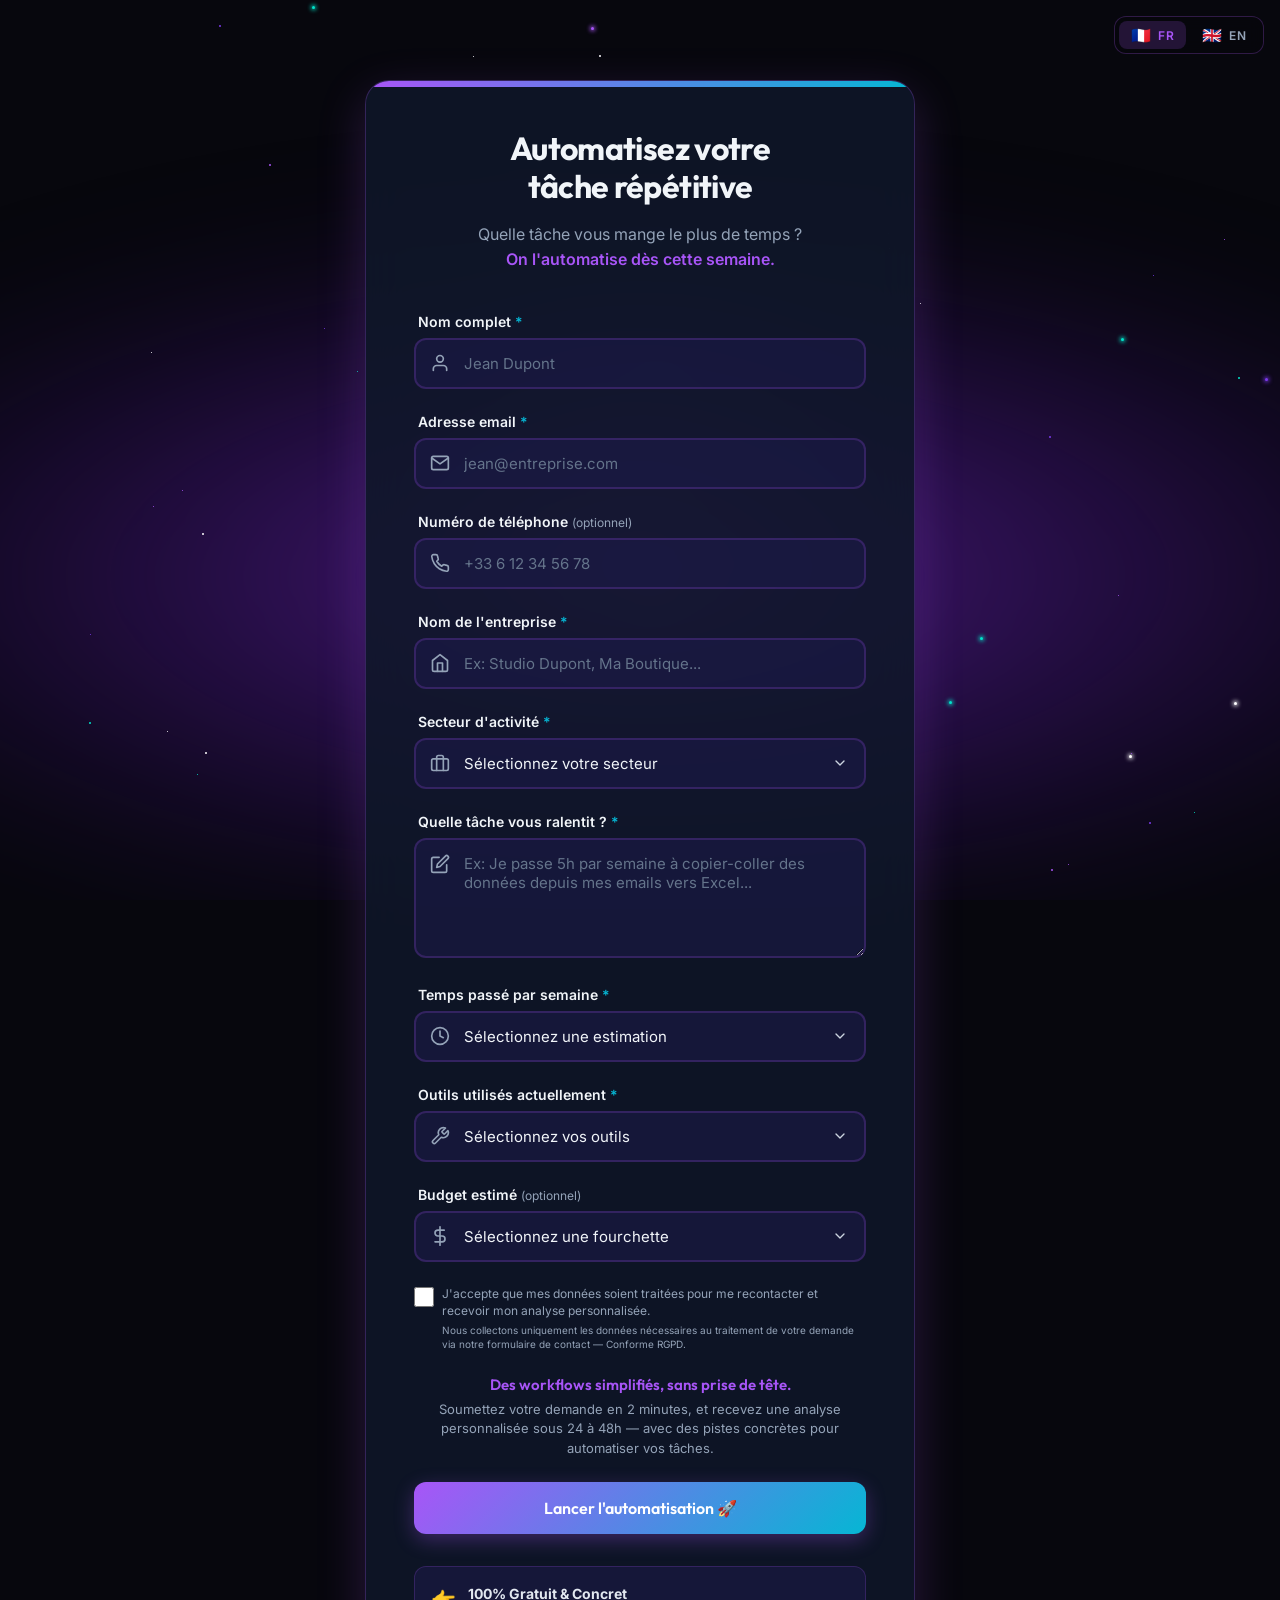
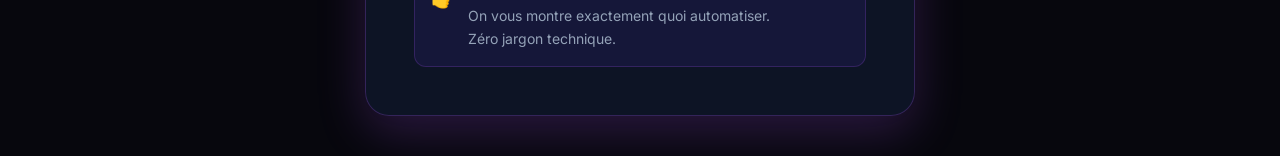
<file: index-form.html>
<!DOCTYPE html>
<html lang="fr">
<head>
    <meta charset="UTF-8">
    <meta name="viewport" content="width=device-width, initial-scale=1.0, maximum-scale=5.0, user-scalable=yes, viewport-fit=cover">
    <title>Automatisez votre tâche répétitive</title>
    <meta name="description" content="Dites-nous quelle tâche vous prend le plus de temps — recevez une analyse personnalisée sous 24h.">
    <!-- Fonts -->
    <link rel="preconnect" href="https://fonts.googleapis.com">
    <link rel="preconnect" href="https://fonts.gstatic.com" crossorigin>
    <link href="https://fonts.googleapis.com/css2?family=Inter:wght@400;500;600;700&family=Outfit:wght@400;500;600;700&display=swap" rel="stylesheet">
    <link rel="stylesheet" href="lang-toggle.css">
    <link rel="alternate" hreflang="fr" href="./index-form.html">
    <link rel="alternate" hreflang="en-GB" href="./index-form.html?lang=en">

    <style>
        :root {
            --primary: #a855f7;
            --primary-dark: #06b6d4;
            --secondary: #06b6d4;
            --text-main: #f1f5f9;
            --text-light: #94a3b8;
            --white: #ffffff;
            --glass-bg: rgba(15, 23, 42, 0.88);
            --glass-border: rgba(168, 85, 247, 0.25);
            --input-bg: rgba(30, 27, 75, 0.55);
        }

        .skip-link { position: absolute; top: -40px; left: 0; background: #06b6d4; color: white; padding: 8px 16px; text-decoration: none; z-index: 10000; font-weight: 600; }
        .skip-link:focus { top: 0; }
        .sr-only { position: absolute; width: 1px; height: 1px; padding: 0; margin: -1px; overflow: hidden; clip: rect(0,0,0,0); white-space: nowrap; border-width: 0; }

        * {
            margin: 0;
            padding: 0;
            box-sizing: border-box;
        }

        body {
            font-family: 'Inter', sans-serif;
            background: #07070d;
            min-height: 100vh;
            display: flex;
            justify-content: center;
            align-items: flex-start;
            padding: 80px 20px 40px;
            color: var(--text-main);
            overflow-x: hidden;
            position: relative;
        }

        /* Dark nebula background (fixed) */
        #bg-gradient-container {
            position: fixed; top: 0; left: 0; width: 100vw; height: 100vh;
            z-index: 0; background: #07070d; overflow: hidden;
        }
        #nebula-glow {
            position: absolute; width: 160%; height: 80%; left: -30%; top: 20%;
            background: radial-gradient(ellipse at 50% 55%, rgba(130,40,210,0.62) 0%, rgba(100,30,180,0.40) 25%, rgba(70,20,140,0.18) 50%, transparent 68%);
            filter: blur(55px);
            animation: nebula-breathe 9s ease-in-out infinite;
            will-change: transform, opacity;
            pointer-events: none;
        }
        #g-interactive {
            position: absolute; width: 500px; height: 500px; border-radius: 50%;
            background: radial-gradient(circle at center, rgba(168,85,247,0.10) 0%, transparent 70%);
            transform: translate(-50%, -50%); pointer-events: none;
        }
        .aurora-star {
            position: absolute; border-radius: 50%;
            animation: star-twinkle ease-in-out infinite;
        }
        @keyframes nebula-breathe { 0%, 100% { opacity: 0.80; transform: scale(1); } 50% { opacity: 1.00; transform: scale(1.06); } }
        @keyframes star-twinkle { 0%, 100% { opacity: 0; transform: scale(0.6); } 50% { opacity: 1; transform: scale(1); } }
        @keyframes slideUp {
            from { opacity: 0; transform: translateY(40px); }
            to { opacity: 1; transform: translateY(0); }
        }
        @keyframes fadeUp {
            from { opacity: 0; transform: translateY(14px); }
            to   { opacity: 1; transform: none; }
        }

        /* ── Page-load stagger ── */
        /* Container already uses slideUp (0.8s). Everything inside staggers after. */
        .header                   { animation: fadeUp 0.55s cubic-bezier(0.16,1,0.3,1) 0.30s both; }
        .form-group               { animation: fadeUp 0.45s cubic-bezier(0.16,1,0.3,1) both; }
        .form-group:nth-child(1)  { animation-delay: 0.48s; }
        .form-group:nth-child(2)  { animation-delay: 0.53s; }
        .form-group:nth-child(3)  { animation-delay: 0.58s; }
        .form-group:nth-child(4)  { animation-delay: 0.63s; }
        .form-group:nth-child(5)  { animation-delay: 0.68s; }
        .form-group:nth-child(6)  { animation-delay: 0.73s; }
        .form-group:nth-child(7)  { animation-delay: 0.78s; }
        .form-group:nth-child(8)  { animation-delay: 0.83s; }
        .form-group:nth-child(9)  { animation-delay: 0.88s; }
        .form-group:nth-child(10) { animation-delay: 0.93s; }
        .gdpr-group               { animation: fadeUp 0.45s cubic-bezier(0.16,1,0.3,1) 0.96s both; }
        .post-submit-info         { animation: fadeUp 0.45s cubic-bezier(0.16,1,0.3,1) 1.00s both; }
        .submit-btn               { animation: fadeUp 0.45s cubic-bezier(0.16,1,0.3,1) 1.04s both; }
        .note                     { animation: fadeUp 0.45s cubic-bezier(0.16,1,0.3,1) 1.08s both; }

        /* Respect user motion preference */
        @media (prefers-reduced-motion: reduce) {
            *, *::before, *::after {
                animation-duration: 0.01ms !important;
                animation-iteration-count: 1 !important;
                transition-duration: 0.01ms !important;
            }
            .container, .header, .form-group, .gdpr-group,
            .post-submit-info, .submit-btn, .note,
            .message-box, .icon-circle {
                opacity: 1 !important;
                transform: none !important;
            }
        }

        .container {
            background: var(--glass-bg);
            backdrop-filter: blur(20px);
            -webkit-backdrop-filter: blur(20px);
            border: 1px solid var(--glass-border);
            border-radius: 24px;
            box-shadow: 0 16px 48px rgba(168,85,247,0.22), 0 4px 16px rgba(0,0,0,0.15);
            max-width: 550px;
            width: 100%;
            padding: 48px;
            position: relative;
            overflow: hidden;
            animation: slideUp 0.8s cubic-bezier(0.16, 1, 0.3, 1);
            z-index: 1;
        }

        /* Top decoration bar */
        .container::before {
            content: '';
            position: absolute;
            top: 0;
            left: 0;
            right: 0;
            height: 6px;
            background: linear-gradient(90deg, #a855f7 0%, #06b6d4 100%);
        }

        .header {
            text-align: center;
            margin-bottom: 40px;
        }

        h1 {
            font-family: 'Outfit', sans-serif;
            color: var(--text-main);
            font-size: 32px;
            font-weight: 700;
            margin-bottom: 16px;
            line-height: 1.2;
            letter-spacing: -0.02em;
        }

        .description {
            color: var(--text-light);
            font-size: 16px;
            line-height: 1.6;
        }

        .description strong {
            color: var(--primary);
            font-weight: 600;
        }

        .form-group {
            margin-bottom: 24px;
            position: relative;
        }

        label {
            display: block;
            color: var(--text-main);
            font-weight: 600;
            font-size: 14px;
            margin-bottom: 8px;
            margin-left: 4px;
        }

        .required {
            color: var(--secondary);
        }

        .input-wrapper {
            position: relative;
        }

        .input-icon {
            position: absolute;
            left: 16px;
            top: 50%;
            transform: translateY(-50%);
            color: #94a3b8;
            transition: color 0.3s;
            pointer-events: none;
        }

        .textarea-icon {
            top: 16px;
            transform: none;
        }

        input[type="text"],
        input[type="email"],
        input[type="tel"],
        textarea,
        select {
            width: 100%;
            padding: 14px 16px 14px 48px;
            background: var(--input-bg);
            border: 2px solid rgba(168, 85, 247, 0.2);
            border-radius: 12px;
            font-size: 15px;
            font-family: inherit;
            color: var(--text-main);
            transition: border-color 0.3s ease, box-shadow 0.3s ease, background-color 0.3s ease;
            box-shadow: none;
        }

        select {
            appearance: none;
            -webkit-appearance: none;
            cursor: pointer;
            background-image: url("data:image/svg+xml,%3Csvg xmlns='http://www.w3.org/2000/svg' width='16' height='16' viewBox='0 0 24 24' fill='none' stroke='%23cbd5e1' stroke-width='2' stroke-linecap='round' stroke-linejoin='round'%3E%3Cpolyline points='6 9 12 15 18 9'%3E%3C/polyline%3E%3C/svg%3E");
            background-repeat: no-repeat;
            background-position: right 16px center;
            padding-right: 40px;
        }

        textarea {
            min-height: 120px;
            resize: vertical;
        }

        input:focus,
        textarea:focus,
        select:focus {
            outline: none;
            background: rgba(30, 27, 75, 0.8);
            border-color: #a855f7;
            box-shadow: 0 0 0 4px rgba(168, 85, 247, 0.18);
        }

        input:focus + .input-icon,
        textarea:focus + .input-icon,
        select:focus + .input-icon {
            color: var(--primary);
        }

        input::placeholder,
        textarea::placeholder {
            color: #64748b;
        }

        .optional-tag {
            font-weight: 400;
            color: var(--text-light);
            font-size: 12px;
        }

        .gdpr-group {
            margin-bottom: 24px;
        }

        .gdpr-label {
            display: flex;
            align-items: flex-start;
            gap: 8px;
            cursor: pointer;
            font-weight: 400;
            font-size: 12px;
            color: var(--text-light);
            line-height: 1.4;
            margin-left: 0;
            text-align: left;
        }

        .gdpr-label input[type="checkbox"] {
            width: 20px;
            height: 20px;
            min-width: 20px;
            margin-top: 1px;
            accent-color: var(--primary);
            cursor: pointer;
            padding: 0;
            box-shadow: none;
        }

        .gdpr-note {
            display: block;
            font-size: 10px;
            color: #94a3b8;
            margin-top: 3px;
        }

        .post-submit-info {
            text-align: center;
            margin-bottom: 24px;
            padding: 0 8px;
        }

        .post-submit-info .tagline {
            font-family: 'Outfit', sans-serif;
            font-weight: 600;
            font-size: 15px;
            color: var(--primary);
            margin-bottom: 6px;
        }

        .post-submit-info .details {
            font-size: 13px;
            color: var(--text-light);
            line-height: 1.5;
        }

        .submit-btn {
            width: 100%;
            background: linear-gradient(135deg, #a855f7 0%, #06b6d4 100%);
            color: white;
            padding: 16px;
            border: none;
            border-radius: 12px;
            font-size: 16px;
            font-weight: 600;
            font-family: 'Outfit', sans-serif;
            cursor: pointer;
            transition: transform 0.3s ease, box-shadow 0.3s ease;
            position: relative;
            overflow: hidden;
            box-shadow: 0 6px 20px rgba(168, 85, 247, 0.3);
        }

        .submit-btn:hover {
            transform: translateY(-2px);
            box-shadow: 0 10px 28px rgba(168, 85, 247, 0.4);
        }

        .submit-btn:active {
            transform: translateY(0);
        }

        .submit-btn:focus-visible {
            outline: 3px solid #06b6d4;
            outline-offset: 2px;
        }

        /* Loading Spinner */
        .submit-btn.loading {
            color: transparent;
            pointer-events: none;
        }

        .submit-btn.loading::after {
            content: "";
            position: absolute;
            width: 24px;
            height: 24px;
            top: 50%;
            left: 50%;
            margin-left: -12px;
            margin-top: -12px;
            border: 3px solid rgba(255,255,255,0.3);
            border-radius: 50%;
            border-top-color: #fff;
            animation: spinner 0.8s linear infinite;
        }

        @keyframes spinner {
            to { transform: rotate(360deg); }
        }
        @keyframes slideIn {
            from { opacity: 0; transform: translateY(20px) scale(0.98); }
            to   { opacity: 1; transform: none; }
        }
        @keyframes scaleIn {
            from { opacity: 0; transform: scale(0.6); }
            to   { opacity: 1; transform: scale(1); }
        }

        .note {
            background: rgba(30, 27, 75, 0.55);
            border: 1px solid rgba(168, 85, 247, 0.2);
            border-radius: 12px;
            padding: 16px;
            margin-top: 32px;
            font-size: 14px;
            color: var(--text-light);
            line-height: 1.6;
            display: flex;
            gap: 12px;
            align-items: flex-start;
        }

        .note-icon {
            font-size: 20px;
            flex-shrink: 0;
        }

        .note strong { color: #e2e8f0; }

        /* Keep native select dropdowns readable */
        select option { background: #1e1b4b; color: #f1f5f9; }

        /* Success & Error Messages */
        .message-box {
            display: none;
            padding: 32px;
            text-align: center;
            animation: slideIn 0.45s cubic-bezier(0.16, 1, 0.3, 1);
        }

        .message-box.show {
            display: block;
        }

        .icon-circle {
            width: 80px;
            height: 80px;
            border-radius: 50%;
            display: flex;
            align-items: center;
            justify-content: center;
            margin: 0 auto 24px;
            font-size: 40px;
            animation: scaleIn 0.35s cubic-bezier(0.16, 1, 0.3, 1) 0.15s both;
        }

        .success-bg { background: rgba(22, 163, 74, 0.15); color: #4ade80; border: 1px solid rgba(74, 222, 128, 0.3); }
        .error-bg   { background: rgba(220, 38, 38, 0.15);  color: #f87171; border: 1px solid rgba(248, 113, 113, 0.3); }

        .message-title {
            font-family: 'Outfit', sans-serif;
            font-size: 24px;
            font-weight: 700;
            margin-bottom: 12px;
            color: var(--text-main);
        }

        .message-text {
            color: var(--text-light);
            line-height: 1.6;
            margin-bottom: 24px;
        }

        .retry-btn {
            background: rgba(30, 27, 75, 0.6);
            color: var(--text-main);
            border: 2px solid rgba(168, 85, 247, 0.35);
            padding: 10px 24px;
            border-radius: 8px;
            font-weight: 600;
            cursor: pointer;
            transition: border-color 0.2s ease, background 0.2s ease;
        }

        .retry-btn:hover {
            border-color: #a855f7;
            background: rgba(168, 85, 247, 0.15);
        }

        .retry-btn:focus-visible {
            outline: 3px solid #a855f7;
            outline-offset: 2px;
        }

        @media (max-width: 600px) {
            .container {
                padding: 32px 24px;
            }
            h1 {
                font-size: 26px;
            }
        }

    </style>
</head>
<body>
    <!-- Language toggle -->
    <nav class="lang-toggle" aria-label="Language selector">
        <button class="lang-btn active" id="btn-fr" aria-pressed="true" lang="fr">
            <span class="flag" aria-hidden="true">🇫🇷</span> FR
        </button>
        <button class="lang-btn" id="btn-en" aria-pressed="false" lang="en">
            <span class="flag" aria-hidden="true">🇬🇧</span> EN
        </button>
    </nav>

    <a href="#main-content" class="skip-link" data-i18n="skip-link">Passer au contenu principal</a>

    <!-- Dark nebula background (fixed, full page) -->
    <div id="bg-gradient-container" aria-hidden="true">
        <div id="nebula-glow"></div>
        <div id="g-interactive"></div>
    </div>

    <main id="main-content">
    <div class="container">
        <div class="header">
            <h1 data-i18n="form-h1">Automatisez votre<br>tâche répétitive</h1>
            <p class="description" data-i18n="form-desc">
                Quelle tâche vous mange le plus de temps ?<br>
                <strong>On l'automatise dès cette semaine.</strong>
            </p>
        </div>

        <form id="automationForm">
            <div class="form-group">
                <label for="nom" data-i18n="label-nom">Nom complet <span class="required">*</span></label>
                <div class="input-wrapper">
                    <input type="text" id="nom" name="nom" placeholder="Jean Dupont" required>
                    <svg class="input-icon" width="20" height="20" viewBox="0 0 24 24" fill="none" stroke="currentColor" stroke-width="2" stroke-linecap="round" stroke-linejoin="round"><path d="M20 21v-2a4 4 0 0 0-4-4H8a4 4 0 0 0-4 4v2"></path><circle cx="12" cy="7" r="4"></circle></svg>
                </div>
            </div>

            <div class="form-group">
                <label for="email" data-i18n="label-email">Adresse email <span class="required">*</span></label>
                <div class="input-wrapper">
                    <input type="email" id="email" name="email" placeholder="jean@entreprise.com" required>
                    <svg class="input-icon" width="20" height="20" viewBox="0 0 24 24" fill="none" stroke="currentColor" stroke-width="2" stroke-linecap="round" stroke-linejoin="round"><path d="M4 4h16c1.1 0 2 .9 2 2v12c0 1.1-.9 2-2 2H4c-1.1 0-2-.9-2-2V6c0-1.1.9-2 2-2z"></path><polyline points="22,6 12,13 2,6"></polyline></svg>
                </div>
            </div>

            <div class="form-group">
                <label for="telephone" data-i18n="label-telephone">Numéro de téléphone <span class="optional-tag">(optionnel)</span></label>
                <div class="input-wrapper">
                    <input type="tel" id="telephone" name="telephone" placeholder="+33 6 12 34 56 78">
                    <svg class="input-icon" width="20" height="20" viewBox="0 0 24 24" fill="none" stroke="currentColor" stroke-width="2" stroke-linecap="round" stroke-linejoin="round"><path d="M22 16.92v3a2 2 0 0 1-2.18 2 19.79 19.79 0 0 1-8.63-3.07 19.5 19.5 0 0 1-6-6 19.79 19.79 0 0 1-3.07-8.67A2 2 0 0 1 4.11 2h3a2 2 0 0 1 2 1.72 12.84 12.84 0 0 0 .7 2.81 2 2 0 0 1-.45 2.11L8.09 9.91a16 16 0 0 0 6 6l1.27-1.27a2 2 0 0 1 2.11-.45 12.84 12.84 0 0 0 2.81.7A2 2 0 0 1 22 16.92z"></path></svg>
                </div>
            </div>

            <div class="form-group">
                <label for="entreprise" data-i18n="label-entreprise">Nom de l'entreprise <span class="required">*</span></label>
                <div class="input-wrapper">
                    <input type="text" id="entreprise" name="entreprise" placeholder="Ex: Studio Dupont, Ma Boutique..." required>
                    <svg class="input-icon" width="20" height="20" viewBox="0 0 24 24" fill="none" stroke="currentColor" stroke-width="2" stroke-linecap="round" stroke-linejoin="round"><path d="M3 9l9-7 9 7v11a2 2 0 0 1-2 2H5a2 2 0 0 1-2-2z"></path><polyline points="9 22 9 12 15 12 15 22"></polyline></svg>
                </div>
            </div>

            <div class="form-group">
                <label for="secteur" data-i18n="label-secteur">Secteur d'activité <span class="required">*</span></label>
                <div class="input-wrapper">
                    <select id="secteur" name="secteur" required>
                        <option value="" disabled selected>Sélectionnez votre secteur</option>
                        <option value="Agriculture / Agroalimentaire">Agriculture / Agroalimentaire</option>
                        <option value="Art / Culture / Design">Art / Culture / Design</option>
                        <option value="Artisanat / BTP">Artisanat / BTP</option>
                        <option value="Banques / Assurances / Finance">Banques / Assurances / Finance</option>
                        <option value="Commerce / Distribution / E-commerce">Commerce / Distribution / E-commerce</option>
                        <option value="Communication / Marketing / Publicité">Communication / Marketing / Publicité</option>
                        <option value="Éducation / Formation">Éducation / Formation</option>
                        <option value="Énergie / Environnement">Énergie / Environnement</option>
                        <option value="Hôtellerie / Restauration / Tourisme">Hôtellerie / Restauration / Tourisme</option>
                        <option value="Immobilier">Immobilier</option>
                        <option value="Industrie / Fabrication">Industrie / Fabrication</option>
                        <option value="Informatique / Tech / SAAS">Informatique / Tech / SAAS</option>
                        <option value="Juridique / Conseil">Juridique / Conseil</option>
                        <option value="Logistique / Transport">Logistique / Transport</option>
                        <option value="Médical / Santé / Pharmacie">Médical / Santé / Pharmacie</option>
                        <option value="Médias / Audiovisuel">Médias / Audiovisuel</option>
                        <option value="ONG / Associatif">ONG / Associatif</option>
                        <option value="Ressources Humaines / Recrutement">Ressources Humaines / Recrutement</option>
                        <option value="Services à la personne">Services à la personne</option>
                        <option value="Sport / Loisirs">Sport / Loisirs</option>
                        <option value="Télécommunications">Télécommunications</option>
                        <option value="Autre">Autre (précisez)</option>
                    </select>
                    <svg class="input-icon" width="20" height="20" viewBox="0 0 24 24" fill="none" stroke="currentColor" stroke-width="2" stroke-linecap="round" stroke-linejoin="round"><rect x="2" y="7" width="20" height="14" rx="2" ry="2"></rect><path d="M16 21V5a2 2 0 0 0-2-2h-4a2 2 0 0 0-2 2v16"></path></svg>
                </div>
            </div>

            <div class="form-group" id="secteurAutreGroup" style="display: none;">
                <label for="secteurAutre" data-i18n="label-secteurAutre">Précisez votre secteur <span class="required">*</span></label>
                <div class="input-wrapper">
                    <input type="text" id="secteurAutre" name="secteurAutre" placeholder="Ex: Coaching sportif, Consulting IT...">
                    <svg class="input-icon" width="20" height="20" viewBox="0 0 24 24" fill="none" stroke="currentColor" stroke-width="2" stroke-linecap="round" stroke-linejoin="round"><path d="M11 4H4a2 2 0 0 0-2 2v14a2 2 0 0 0 2 2h14a2 2 0 0 0 2-2v-7"></path><path d="M18.5 2.5a2.121 2.121 0 0 1 3 3L12 15l-4 1 1-4 9.5-9.5z"></path></svg>
                </div>
            </div>

            <div class="form-group">
                <label for="tache" data-i18n="label-tache">Quelle tâche vous ralentit ? <span class="required">*</span></label>
                <div class="input-wrapper">
                    <textarea id="tache" name="tache" placeholder="Ex: Je passe 5h par semaine à copier-coller des données depuis mes emails vers Excel..." required></textarea>
                    <svg class="input-icon textarea-icon" width="20" height="20" viewBox="0 0 24 24" fill="none" stroke="currentColor" stroke-width="2" stroke-linecap="round" stroke-linejoin="round"><path d="M11 4H4a2 2 0 0 0-2 2v14a2 2 0 0 0 2 2h14a2 2 0 0 0 2-2v-7"></path><path d="M18.5 2.5a2.121 2.121 0 0 1 3 3L12 15l-4 1 1-4 9.5-9.5z"></path></svg>
                </div>
            </div>

            <div class="form-group">
                <label for="temps" data-i18n="label-temps">Temps passé par semaine <span class="required">*</span></label>
                <div class="input-wrapper">
                    <select id="temps" name="temps" required>
                        <option value="" disabled selected>Sélectionnez une estimation</option>
                        <option value="Moins de 2h">Moins de 2h</option>
                        <option value="2h à 5h">2h à 5h</option>
                        <option value="5h à 10h">5h à 10h</option>
                        <option value="Plus de 10h">Plus de 10h</option>
                    </select>
                    <svg class="input-icon" width="20" height="20" viewBox="0 0 24 24" fill="none" stroke="currentColor" stroke-width="2" stroke-linecap="round" stroke-linejoin="round"><circle cx="12" cy="12" r="10"></circle><polyline points="12 6 12 12 16 14"></polyline></svg>
                </div>
            </div>

            <div class="form-group">
                <label for="outils" data-i18n="label-outils">Outils utilisés actuellement <span class="required">*</span></label>
                <div class="input-wrapper">
                    <select id="outils" name="outils" required>
                        <option value="" disabled selected>Sélectionnez vos outils</option>
                        <option value="Google Sheets / Excel">Google Sheets / Excel</option>
                        <option value="Notion">Notion</option>
                        <option value="CRM (HubSpot, Salesforce, Pipedrive...)">CRM (HubSpot, Salesforce, Pipedrive...)</option>
                        <option value="Email (Gmail, Outlook...)">Email (Gmail, Outlook...)</option>
                        <option value="Slack / Teams">Slack / Teams</option>
                        <option value="Trello / Asana / Monday">Trello / Asana / Monday</option>
                        <option value="Autre">Autre</option>
                    </select>
                    <svg class="input-icon" width="20" height="20" viewBox="0 0 24 24" fill="none" stroke="currentColor" stroke-width="2" stroke-linecap="round" stroke-linejoin="round"><path d="M14.7 6.3a1 1 0 0 0 0 1.4l1.6 1.6a1 1 0 0 0 1.4 0l3.77-3.77a6 6 0 0 1-7.94 7.94l-6.91 6.91a2.12 2.12 0 0 1-3-3l6.91-6.91a6 6 0 0 1 7.94-7.94l-3.76 3.76z"></path></svg>
                </div>
            </div>

            <div class="form-group">
                <label for="budget" data-i18n="label-budget">Budget estimé <span class="optional-tag">(optionnel)</span></label>
                <div class="input-wrapper">
                    <select id="budget" name="budget">
                        <option value="" disabled selected>Sélectionnez une fourchette</option>
                        <option value="< 50€">&lt; 50&euro;</option>
                        <option value="50€ – 100€">50&euro; &ndash; 100&euro;</option>
                        <option value="100€ – 500€">100&euro; &ndash; 500&euro;</option>
                        <option value="500€ – 1000€">500&euro; &ndash; 1000&euro;</option>
                        <option value="1000€+">1000&euro;+</option>
                        <option value="Je ne sais pas encore">Je ne sais pas encore</option>
                    </select>
                    <svg class="input-icon" width="20" height="20" viewBox="0 0 24 24" fill="none" stroke="currentColor" stroke-width="2" stroke-linecap="round" stroke-linejoin="round"><line x1="12" y1="1" x2="12" y2="23"></line><path d="M17 5H9.5a3.5 3.5 0 0 0 0 7h5a3.5 3.5 0 0 1 0 7H6"></path></svg>
                </div>
            </div>

            <div class="gdpr-group">
                <label class="gdpr-label">
                    <input type="checkbox" id="gdpr" name="gdpr" required>
                    <span data-i18n="gdpr-consent">
                        J'accepte que mes données soient traitées pour me recontacter et recevoir mon analyse personnalisée.
                        <span class="gdpr-note">Nous collectons uniquement les données nécessaires au traitement de votre demande via notre formulaire de contact — Conforme RGPD.</span>
                    </span>
                </label>
            </div>

            <div class="post-submit-info">
                <p class="tagline" data-i18n="form-tagline">Des workflows simplifiés, sans prise de tête.</p>
                <p class="details" data-i18n="form-details">Soumettez votre demande en 2 minutes, et recevez une analyse personnalisée sous 24 à 48h — avec des pistes concrètes pour automatiser vos tâches.</p>
            </div>

            <button type="submit" class="submit-btn" id="submitBtn" data-i18n="submit-btn">
                Lancer l'automatisation 🚀
            </button>

            <div class="note">
                <div class="note-icon">👉</div>
                <div data-i18n="form-note">
                    <strong>100% Gratuit & Concret</strong><br>
                    On vous montre exactement quoi automatiser.<br>
                    Zéro jargon technique.
                </div>
            </div>
        </form>

        <!-- Success Message -->
        <div id="successMessage" class="message-box">
            <div class="icon-circle success-bg">
                <svg width="40" height="40" viewBox="0 0 24 24" fill="none" stroke="currentColor" stroke-width="2.5" stroke-linecap="round" stroke-linejoin="round"><polyline points="20 6 9 17 4 12"></polyline></svg>
            </div>
            <h3 class="message-title" data-i18n="success-title">Demande reçue !</h3>
            <p class="message-text" data-i18n="success-text">
                Merci. Nous analysons votre besoin et nous vous contacterons dans les 24h avec une solution concrète.
            </p>
        </div>

        <!-- Error Message -->
        <div id="errorMessage" class="message-box">
            <div class="icon-circle error-bg">
                <svg width="40" height="40" viewBox="0 0 24 24" fill="none" stroke="currentColor" stroke-width="2.5" stroke-linecap="round" stroke-linejoin="round"><line x1="18" y1="6" x2="6" y2="18"></line><line x1="6" y1="6" x2="18" y2="18"></line></svg>
            </div>
            <h3 class="message-title" data-i18n="error-title">Oups...</h3>
            <p class="message-text">
                <span data-i18n="error-text-label">Une erreur est survenue lors de l'envoi.</span><br>
                <span id="errorText" style="font-size: 0.9em; opacity: 0.8;"></span>
            </p>
            <button class="retry-btn" onclick="resetForm()" data-i18n="retry-btn">Réessayer</button>
        </div>
    </div>

    <!-- Stars + mouse-following glow -->
    <script>
    (function () {
        var starColors = ['#00e5cc','#a855f7','#7c3aed','#ffffff'];
        var colorWeights = [3, 2, 1, 3];
        var colorPool = [];
        starColors.forEach(function (c, i) { for (var w = 0; w < colorWeights[i]; w++) colorPool.push(c); });
        var bgContainer = document.getElementById('bg-gradient-container');
        function buildStars() {
            if (!bgContainer) return;
            var frag = document.createDocumentFragment();
            for (var s = 0; s < 50; s++) {
                var star = document.createElement('div');
                star.className = 'aurora-star';
                var size = Math.random() < 0.15 ? 3 : Math.random() < 0.4 ? 2 : 1;
                var starColor = colorPool[Math.floor(Math.random() * colorPool.length)];
                star.style.width  = size + 'px';
                star.style.height = size + 'px';
                star.style.left   = (Math.random() * 100) + 'vw';
                star.style.top    = (Math.random() * 100) + 'vh';
                star.style.background = starColor;
                if (size === 3) star.style.boxShadow = '0 0 4px 1px ' + starColor;
                star.style.animationDuration = (Math.random() * 4 + 2).toFixed(2) + 's';
                star.style.animationDelay    = (Math.random() * 7).toFixed(2) + 's';
                frag.appendChild(star);
            }
            bgContainer.appendChild(frag);
        }
        if ('requestIdleCallback' in window) { requestIdleCallback(buildStars); }
        else { setTimeout(buildStars, 200); }
        var el = document.getElementById('g-interactive');
        if (!el) return;
        var curX = window.innerWidth / 2, curY = window.innerHeight / 2;
        var tgX = curX, tgY = curY;
        document.addEventListener('mousemove', function (e) { tgX = e.clientX; tgY = e.clientY; });
        function move() {
            curX += (tgX - curX) / 20; curY += (tgY - curY) / 20;
            el.style.left = Math.round(curX) + 'px'; el.style.top = Math.round(curY) + 'px';
            requestAnimationFrame(move);
        }
        move();
    })();
    </script>

    <script>
        // ====== CONFIGURATION ======
        // URL Google Apps Script Web App (CONFIGURÉ)
        const GOOGLE_SCRIPT_URL = "https://script.google.com/macros/s/AKfycbwCW1ZYLraQ4NRV2zTgSQc8uIi8_6wGnqfzoRgk56R1RfBxY2S9cUjpmFRu8ciIIS6LJQ/exec";
        // ====== FIN CONFIGURATION ======

        const form = document.getElementById('automationForm');
        const submitBtn = document.getElementById('submitBtn');
        const successMessage = document.getElementById('successMessage');
        const errorMessage = document.getElementById('errorMessage');
        const errorText = document.getElementById('errorText');

        // Show/hide "Autre" text field based on secteur selection
        const secteurSelect = document.getElementById('secteur');
        const secteurAutreGroup = document.getElementById('secteurAutreGroup');
        const secteurAutreInput = document.getElementById('secteurAutre');

        secteurSelect.addEventListener('change', function() {
            if (this.value === 'Autre') {
                secteurAutreGroup.style.display = 'block';
                secteurAutreInput.required = true;
            } else {
                secteurAutreGroup.style.display = 'none';
                secteurAutreInput.required = false;
                secteurAutreInput.value = '';
            }
        });

        form.addEventListener('submit', async function(e) {
            e.preventDefault();

            // Validation de l'URL du script
            if (GOOGLE_SCRIPT_URL === "VOTRE_URL_GOOGLE_APPS_SCRIPT_ICI") {
                showError("Configuration manquante : URL Google Apps Script non configurée.");
                return;
            }

            // Collecter les données
            const secteurValue = secteurSelect.value === 'Autre'
                ? secteurAutreInput.value.trim()
                : secteurSelect.value;

            const formData = {
                nom: document.getElementById('nom').value.trim(),
                email: document.getElementById('email').value.trim(),
                telephone: document.getElementById('telephone').value.trim(),
                entreprise: document.getElementById('entreprise').value.trim(),
                secteur: secteurValue,
                tache: document.getElementById('tache').value.trim(),
                temps: document.getElementById('temps').value,
                outils: document.getElementById('outils').value,
                budget: document.getElementById('budget').value || '',
                gdpr: document.getElementById('gdpr').checked,
                lang: window.currentLang || 'fr'
            };

            // Désactiver le formulaire pendant l'envoi
            setFormLoading(true);

            try {
                // Envoyer les données à Google Apps Script
                const response = await fetch(GOOGLE_SCRIPT_URL, {
                    method: 'POST',
                    mode: 'no-cors', // Important pour Google Apps Script
                    headers: {
                        'Content-Type': 'application/json',
                    },
                    body: JSON.stringify(formData)
                });

                // Avec mode 'no-cors', on ne peut pas lire la réponse
                // On suppose que ça a fonctionné si pas d'erreur réseau
                setTimeout(showSuccess, 1000); // Petit délai pour l'UX

            } catch (error) {
                showError("Problème de connexion. Vérifiez votre internet.");
            } finally {
                // setFormLoading(false) est appelé par showSuccess ou showError si besoin
                if (!successMessage.classList.contains('show')) {
                    setFormLoading(false);
                }
            }
        });

        function setFormLoading(loading) {
            const inputs = form.querySelectorAll('input, textarea, select, button');
            inputs.forEach(input => input.disabled = loading);

            if (loading) {
                submitBtn.classList.add('loading');
                submitBtn.innerHTML = '';
            } else {
                submitBtn.classList.remove('loading');
                submitBtn.innerHTML = window.currentLang === 'en' ? 'Start Automating 🚀' : "Lancer l'automatisation 🚀";
            }
        }

        function showSuccess() {
            form.style.display = 'none';
            errorMessage.classList.remove('show');
            successMessage.classList.add('show');
            document.querySelector('.header').style.display = 'none';
        }

        function showError(message) {
            errorText.textContent = message;
            form.style.display = 'none';
            successMessage.classList.remove('show');
            errorMessage.classList.add('show');
        }

        function resetForm() {
            errorMessage.classList.remove('show');
            form.style.display = 'block';
            setFormLoading(false);
        }
    </script>

    <!-- ============================================
         INTERNATIONALISATION (FR / EN)
         ============================================ -->
    <script>
    (function () {
        window.currentLang = 'fr';

        var translations = {
            fr: {
                'form-h1':           'Automatisez votre<br>tâche répétitive',
                'form-desc':         'Quelle tâche vous mange le plus de temps ?<br><strong>On l\'automatise dès cette semaine.</strong>',
                'label-nom':         'Nom complet <span class="required">*</span>',
                'label-email':       'Adresse email <span class="required">*</span>',
                'label-telephone':   'Numéro de téléphone <span class="optional-tag">(optionnel)</span>',
                'label-entreprise':  'Nom de l\'entreprise <span class="required">*</span>',
                'label-secteur':     'Secteur d\'activité <span class="required">*</span>',
                'label-secteurAutre':'Précisez votre secteur <span class="required">*</span>',
                'label-tache':       'Quelle tâche vous ralentit ? <span class="required">*</span>',
                'label-temps':       'Temps passé par semaine <span class="required">*</span>',
                'label-outils':      'Outils utilisés actuellement <span class="required">*</span>',
                'label-budget':      'Budget estimé <span class="optional-tag">(optionnel)</span>',
                'gdpr-consent':      'J\'accepte que mes données soient traitées pour me recontacter et recevoir mon analyse personnalisée. <span class="gdpr-note">Nous collectons uniquement les données nécessaires au traitement de votre demande via notre formulaire de contact — Conforme RGPD.</span>',
                'form-tagline':      'Des workflows simplifiés, sans prise de tête.',
                'form-details':      'Soumettez votre demande en 2 minutes, et recevez une analyse personnalisée sous 24 à 48h — avec des pistes concrètes pour automatiser vos tâches.',
                'submit-btn':        'Lancer l\'automatisation 🚀',
                'form-note':         '<strong>100% Gratuit &amp; Concret</strong><br>On vous montre exactement quoi automatiser.<br>Zéro jargon technique.',
                'success-title':     'Demande reçue !',
                'success-text':      'Merci. Nous analysons votre besoin et nous vous contacterons dans les 24h avec une solution concrète.',
                'error-title':       'Oups...',
                'error-text-label':  'Une erreur est survenue lors de l\'envoi.',
                'retry-btn':         'Réessayer',
                'placeholders': {
                    'nom':         'Jean Dupont',
                    'email':       'jean@entreprise.com',
                    'telephone':   '+33 6 12 34 56 78',
                    'entreprise':  'Ex: Studio Dupont, Ma Boutique...',
                    'secteurAutre':'Ex: Coaching sportif, Consulting IT...',
                    'tache':       'Ex: Je passe 5h par semaine à copier-coller des données depuis mes emails vers Excel...'
                },
                'select-options': {
                    'secteur': {
                        '':                                          'Sélectionnez votre secteur',
                        'Agriculture / Agroalimentaire':             'Agriculture / Agroalimentaire',
                        'Art / Culture / Design':                    'Art / Culture / Design',
                        'Artisanat / BTP':                          'Artisanat / BTP',
                        'Banques / Assurances / Finance':            'Banques / Assurances / Finance',
                        'Commerce / Distribution / E-commerce':      'Commerce / Distribution / E-commerce',
                        'Communication / Marketing / Publicité':     'Communication / Marketing / Publicité',
                        'Éducation / Formation':                     'Éducation / Formation',
                        'Énergie / Environnement':                   'Énergie / Environnement',
                        'Hôtellerie / Restauration / Tourisme':      'Hôtellerie / Restauration / Tourisme',
                        'Immobilier':                                'Immobilier',
                        'Industrie / Fabrication':                   'Industrie / Fabrication',
                        'Informatique / Tech / SAAS':                'Informatique / Tech / SAAS',
                        'Juridique / Conseil':                       'Juridique / Conseil',
                        'Logistique / Transport':                    'Logistique / Transport',
                        'Médical / Santé / Pharmacie':               'Médical / Santé / Pharmacie',
                        'Médias / Audiovisuel':                      'Médias / Audiovisuel',
                        'ONG / Associatif':                          'ONG / Associatif',
                        'Ressources Humaines / Recrutement':         'Ressources Humaines / Recrutement',
                        'Services à la personne':                    'Services à la personne',
                        'Sport / Loisirs':                           'Sport / Loisirs',
                        'Télécommunications':                        'Télécommunications',
                        'Autre':                                     'Autre (précisez)'
                    },
                    'temps': {
                        '':              'Sélectionnez une estimation',
                        'Moins de 2h':   'Moins de 2h',
                        '2h à 5h':       '2h à 5h',
                        '5h à 10h':      '5h à 10h',
                        'Plus de 10h':   'Plus de 10h'
                    },
                    'outils': {
                        '':                                        'Sélectionnez vos outils',
                        'Google Sheets / Excel':                   'Google Sheets / Excel',
                        'Notion':                                  'Notion',
                        'CRM (HubSpot, Salesforce, Pipedrive...)': 'CRM (HubSpot, Salesforce, Pipedrive...)',
                        'Email (Gmail, Outlook...)':               'Email (Gmail, Outlook...)',
                        'Slack / Teams':                           'Slack / Teams',
                        'Trello / Asana / Monday':                 'Trello / Asana / Monday',
                        'Autre':                                   'Autre'
                    },
                    'budget': {
                        '':                    'Sélectionnez une fourchette',
                        '< 50€':               '< 50\u20ac',
                        '50€ – 100€':          '50\u20ac \u2013 100\u20ac',
                        '100€ – 500€':         '100\u20ac \u2013 500\u20ac',
                        '500€ – 1000€':        '500\u20ac \u2013 1\u202f000\u20ac',
                        '1000€+':              '1\u202f000\u20ac+',
                        'Je ne sais pas encore':'Je ne sais pas encore'
                    }
                }
            },
            en: {
                'form-h1':           'Automate Your<br>Repetitive Task',
                'form-desc':         'Which task is eating up most of your time?<br><strong>We\'ll automate it this very week.</strong>',
                'label-nom':         'Full name <span class="required">*</span>',
                'label-email':       'Email address <span class="required">*</span>',
                'label-telephone':   'Phone number <span class="optional-tag">(optional)</span>',
                'label-entreprise':  'Company name <span class="required">*</span>',
                'label-secteur':     'Industry / Sector <span class="required">*</span>',
                'label-secteurAutre':'Please specify your sector <span class="required">*</span>',
                'label-tache':       'Which task is slowing you down? <span class="required">*</span>',
                'label-temps':       'Time spent per week <span class="required">*</span>',
                'label-outils':      'Tools currently used <span class="required">*</span>',
                'label-budget':      'Estimated budget <span class="optional-tag">(optional)</span>',
                'gdpr-consent':      'I consent to my personal data being processed in order to be contacted and to receive my personalised analysis. <span class="gdpr-note">We only collect data necessary for processing your request via our contact form — GDPR compliant.</span>',
                'form-tagline':      'Simplified workflows, without the headache.',
                'form-details':      'Submit your request in 2 minutes and receive a personalised analysis within 24–48 hours — with concrete steps to automate your tasks.',
                'submit-btn':        'Start Automating 🚀',
                'form-note':         '<strong>100% Free &amp; Practical</strong><br>We show you exactly what to automate.<br>Zero technical jargon.',
                'success-title':     'Request received!',
                'success-text':      'Thank you. We\'re analysing your requirements and will be in touch within 24 hours with a concrete solution.',
                'error-title':       'Oops...',
                'error-text-label':  'An error occurred whilst sending.',
                'retry-btn':         'Try again',
                'placeholders': {
                    'nom':         'John Smith',
                    'email':       'john@company.co.uk',
                    'telephone':   '+44 7700 900000',
                    'entreprise':  'E.g.: Smith Studio, My Shop...',
                    'secteurAutre':'E.g.: Sports coaching, IT Consulting...',
                    'tache':       'E.g.: I spend 5 hours a week copy-pasting data from my emails into Excel...'
                },
                'select-options': {
                    'secteur': {
                        '':                                          'Select your sector',
                        'Agriculture / Agroalimentaire':             'Agriculture / Food Industry',
                        'Art / Culture / Design':                    'Art / Culture / Design',
                        'Artisanat / BTP':                          'Trades / Construction',
                        'Banques / Assurances / Finance':            'Banking / Insurance / Finance',
                        'Commerce / Distribution / E-commerce':      'Retail / Distribution / E-commerce',
                        'Communication / Marketing / Publicité':     'Communications / Marketing / Advertising',
                        'Éducation / Formation':                     'Education / Training',
                        'Énergie / Environnement':                   'Energy / Environment',
                        'Hôtellerie / Restauration / Tourisme':      'Hospitality / Catering / Tourism',
                        'Immobilier':                                'Property / Real Estate',
                        'Industrie / Fabrication':                   'Industry / Manufacturing',
                        'Informatique / Tech / SAAS':                'IT / Tech / SaaS',
                        'Juridique / Conseil':                       'Legal / Consultancy',
                        'Logistique / Transport':                    'Logistics / Transport',
                        'Médical / Santé / Pharmacie':               'Medical / Healthcare / Pharmacy',
                        'Médias / Audiovisuel':                      'Media / Broadcast',
                        'ONG / Associatif':                          'NGO / Non-profit',
                        'Ressources Humaines / Recrutement':         'Human Resources / Recruitment',
                        'Services à la personne':                    'Personal Services',
                        'Sport / Loisirs':                           'Sport / Leisure',
                        'Télécommunications':                        'Telecommunications',
                        'Autre':                                     'Other (please specify)'
                    },
                    'temps': {
                        '':              'Select an estimate',
                        'Moins de 2h':   'Less than 2h',
                        '2h à 5h':       '2h to 5h',
                        '5h à 10h':      '5h to 10h',
                        'Plus de 10h':   'More than 10h'
                    },
                    'outils': {
                        '':                                        'Select your tools',
                        'Google Sheets / Excel':                   'Google Sheets / Excel',
                        'Notion':                                  'Notion',
                        'CRM (HubSpot, Salesforce, Pipedrive...)': 'CRM (HubSpot, Salesforce, Pipedrive...)',
                        'Email (Gmail, Outlook...)':               'Email (Gmail, Outlook...)',
                        'Slack / Teams':                           'Slack / Teams',
                        'Trello / Asana / Monday':                 'Trello / Asana / Monday',
                        'Autre':                                   'Other'
                    },
                    'budget': {
                        '':                    'Select a range',
                        '< 50€':               '< \u20ac50',
                        '50€ – 100€':          '\u20ac50 \u2013 \u20ac100',
                        '100€ – 500€':         '\u20ac100 \u2013 \u20ac500',
                        '500€ – 1000€':        '\u20ac500 \u2013 \u20ac1,000',
                        '1000€+':              '\u20ac1,000+',
                        'Je ne sais pas encore':'Not sure yet'
                    }
                }
            }
        };

        function applyLang(lang) {
            var t = translations[lang];
            if (!t) return;

            // innerHTML swap for all [data-i18n] elements
            document.querySelectorAll('[data-i18n]').forEach(function (el) {
                var key = el.getAttribute('data-i18n');
                if (t[key] !== undefined) el.innerHTML = t[key];
            });

            // Placeholder swaps
            var ph = t['placeholders'] || {};
            Object.keys(ph).forEach(function (id) {
                var el = document.getElementById(id);
                if (el) el.setAttribute('placeholder', ph[id]);
            });

            // Select option text swaps (values stay unchanged for backend)
            var selOpts = t['select-options'] || {};
            Object.keys(selOpts).forEach(function (selectId) {
                var sel = document.getElementById(selectId);
                if (!sel) return;
                var map = selOpts[selectId];
                sel.querySelectorAll('option').forEach(function (opt) {
                    if (map[opt.value] !== undefined) opt.textContent = map[opt.value];
                });
            });

            // <html lang>
            document.documentElement.setAttribute('lang', lang);

            // Page title + meta description
            document.title = lang === 'en'
                ? 'Automate Your Repetitive Task'
                : 'Automatisez votre tâche répétitive';
            var metaDesc = document.querySelector('meta[name="description"]');
            if (metaDesc) {
                metaDesc.setAttribute('content', lang === 'en'
                    ? 'Tell us which task takes up most of your time — receive a personalised analysis within 24 hours.'
                    : 'Dites-nous quelle tâche vous prend le plus de temps — recevez une analyse personnalisée sous 24h.');
            }

            // Toggle button states
            document.getElementById('btn-fr').classList.toggle('active', lang === 'fr');
            document.getElementById('btn-fr').setAttribute('aria-pressed', lang === 'fr' ? 'true' : 'false');
            document.getElementById('btn-en').classList.toggle('active', lang === 'en');
            document.getElementById('btn-en').setAttribute('aria-pressed', lang === 'en' ? 'true' : 'false');

            window.currentLang = lang;
        }

        window.setLang = function (lang) {
            applyLang(lang);
            try { localStorage.setItem('preferred-lang', lang); } catch (e) {}
            // Reflect language in URL for shareability and SEO crawlers
            try {
                var url = new URL(window.location.href);
                if (lang === 'fr') { url.searchParams.delete('lang'); }
                else { url.searchParams.set('lang', lang); }
                history.replaceState(null, '', url.toString());
            } catch (e) {}
        };

        // Priority: URL param > localStorage > default FR
        (function () {
            var urlLang = null;
            try { urlLang = new URLSearchParams(window.location.search).get('lang'); } catch (e) {}
            var savedLang = null;
            try { savedLang = localStorage.getItem('preferred-lang'); } catch (e) {}
            var init = (urlLang && translations[urlLang]) ? urlLang
                     : (savedLang && translations[savedLang]) ? savedLang
                     : 'fr';
            if (init !== 'fr') applyLang(init);
        }());

        // Attach click handlers without inline onclick (CSP-friendly)
        document.getElementById('btn-fr').addEventListener('click', function () { window.setLang('fr'); });
        document.getElementById('btn-en').addEventListener('click', function () { window.setLang('en'); });
    })();
    </script>
    </main>
</body>
</html>
</file>
<file: lang-toggle.css>
/* ============================================
   LANGUAGE TOGGLE — shared by index.html and index-form.html
   Purple/cyan theme to match site design system
   ============================================ */
.lang-toggle {
    position: fixed;
    top: 1rem;
    right: 1rem;
    z-index: 9999;
    display: flex;
    gap: 0.25rem;
    background: rgba(7, 7, 13, 0.92);
    border: 1px solid rgba(168, 85, 247, 0.25);
    border-radius: 0.75rem;
    padding: 0.25rem;
    backdrop-filter: blur(8px);
    -webkit-backdrop-filter: blur(8px);
}

.lang-btn {
    display: flex;
    align-items: center;
    gap: 0.375rem;
    padding: 0.375rem 0.75rem;
    border-radius: 0.5rem;
    border: none;
    background: transparent;
    color: #94a3b8;
    font-size: 0.75rem;
    font-weight: 600;
    cursor: pointer;
    transition: color 0.15s ease, background 0.15s ease;
    font-family: 'Inter', -apple-system, BlinkMacSystemFont, sans-serif;
    text-transform: uppercase;
    letter-spacing: 0.07em;
    white-space: nowrap;
}

.lang-btn .flag {
    font-size: 1rem;
    line-height: 1;
}

.lang-btn:hover {
    color: #e2e8f0;
    background: rgba(168, 85, 247, 0.08);
}

.lang-btn.active {
    background: rgba(168, 85, 247, 0.18);
    color: #a855f7;
}

.lang-btn:focus-visible {
    outline: 2px solid #a855f7;
    outline-offset: 2px;
}
</file>
